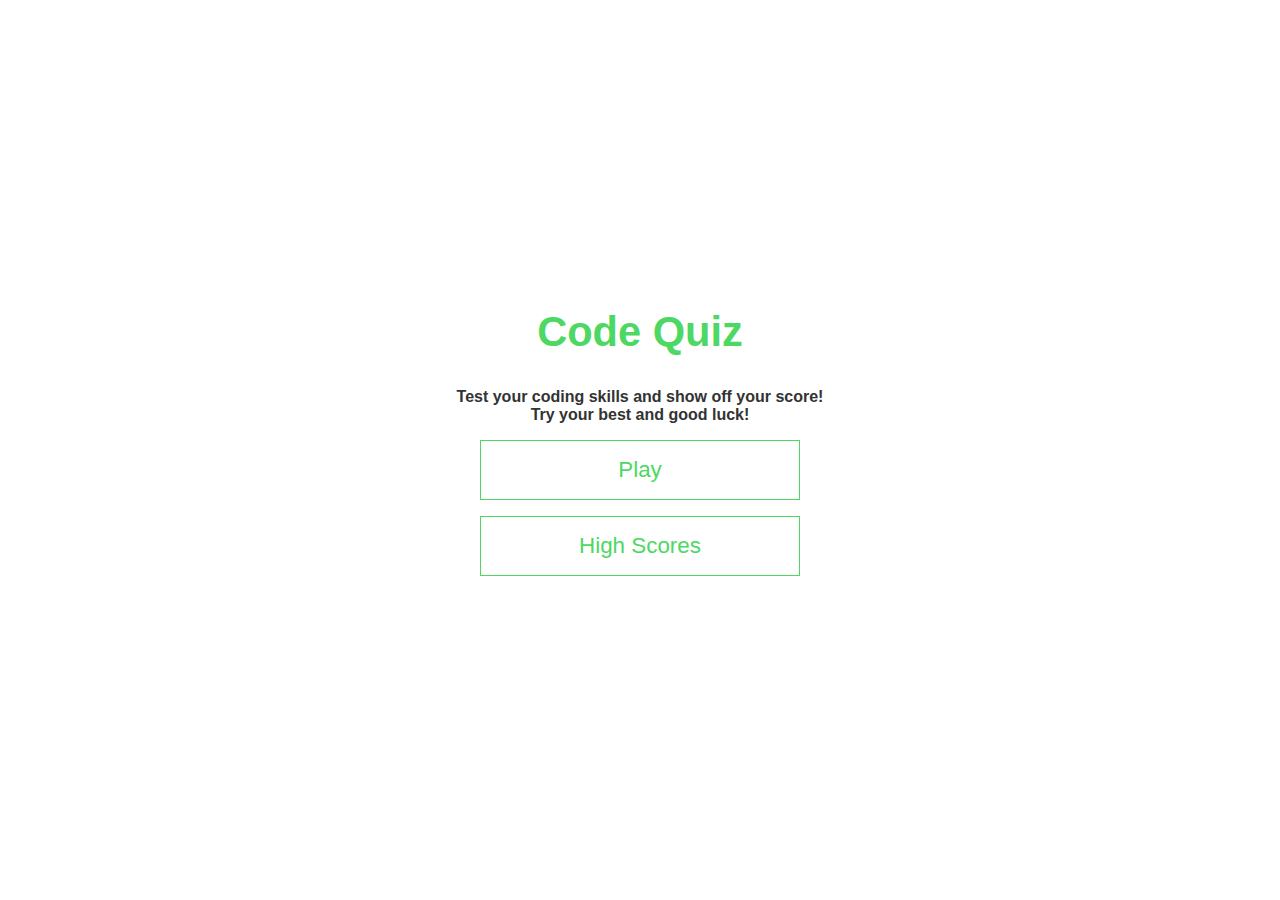
<file: index.html>
<!DOCTYPE html>
<html lang="en">
<head>
    <meta charset="UTF-8">
    <meta name="viewport" content="width=device-width, initial-scale=1.0">
    <title>Code Quiz</title>
    <link rel="stylesheet" href="style.css">
</head>
<body>
    <!-- flex container -->
    <div class="container"> 
        <!-- flex box with a vertical direction and centered -->
        <div id="home" class="flex-center flex-column">
            <h1>Code Quiz</h1>
            <h4>Test your coding skills and show off your score!<p>Try your best and good luck!</p></h4>
            <a class="btn" href="/code-quiz/assets/html/game.html">Play</a>
            <a class="btn" href="/code-quiz/assets/html/highscores.html">High Scores</a>
        </div>
    </div>
</body>
</html>
</file>
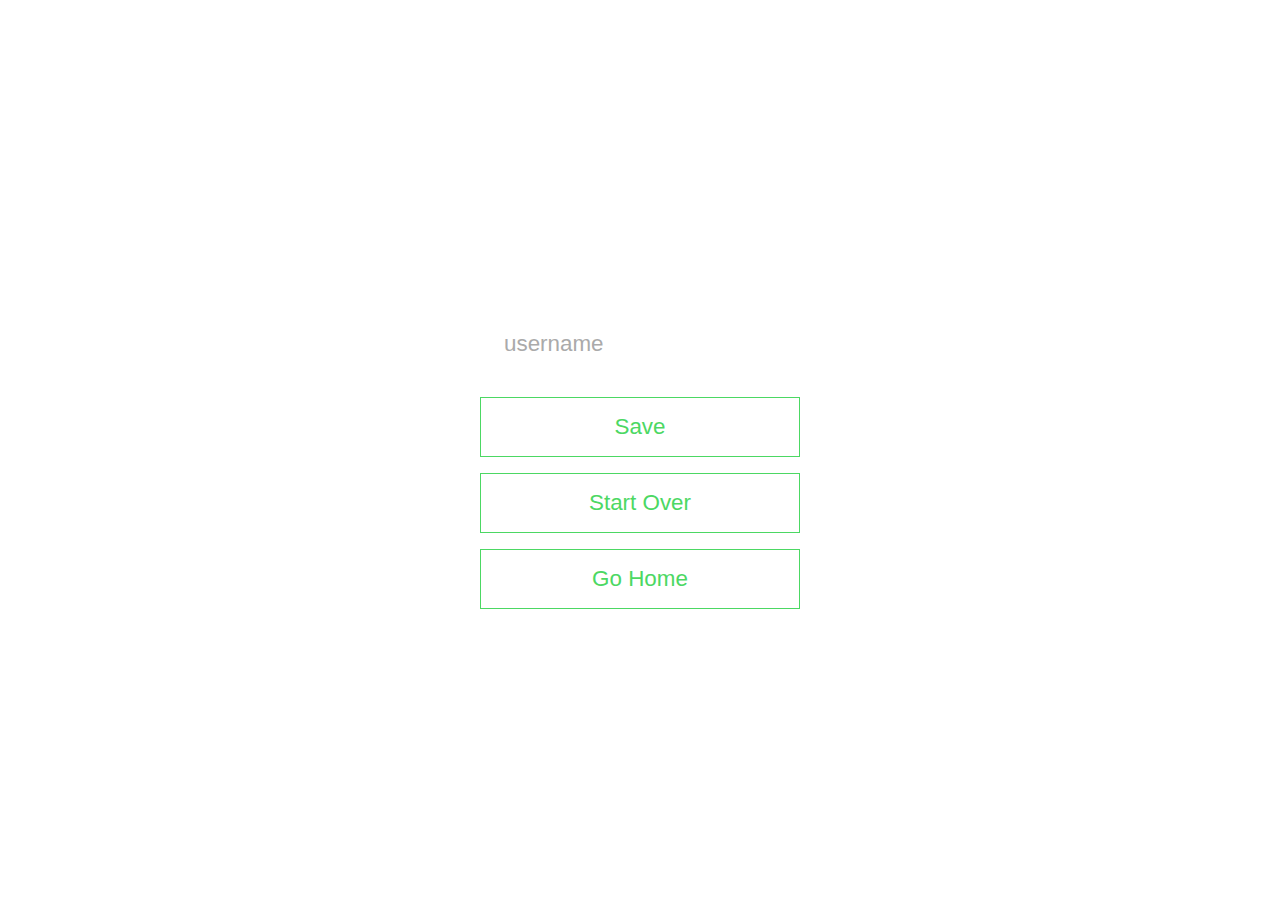
<file: end.html>
<!DOCTYPE html>
<html lang="en">
<head>
    <meta charset="UTF-8">
    <meta name="viewport" content="width=device-width, initial-scale=1.0">
    <title>Congratulations!</title>
    <link rel="stylesheet" href="style.css">
</head>
<body>
    <div class="container">
        <div id="end" class="flex-center flex-column">
            <h1 id="finalScore">0</h1>
            <form>
                <input 
                    type="text" 
                    name="username" 
                    id="username" 
                    placeholder="username"
                />
                <button 
                    type="submit" 
                    class="btn" 
                    id="saveScoreBtn" 
                    onclick="saveHighScore(event)"
                    disabled
                >
                    Save
                </button>
            </form>
            <a class="btn" href="game.html">Start Over</a>
            <a class="btn" href="index.html">Go Home</a>
        </div>
    </div>
    <script src="end.js"></script>
</body>
</html>
</file>
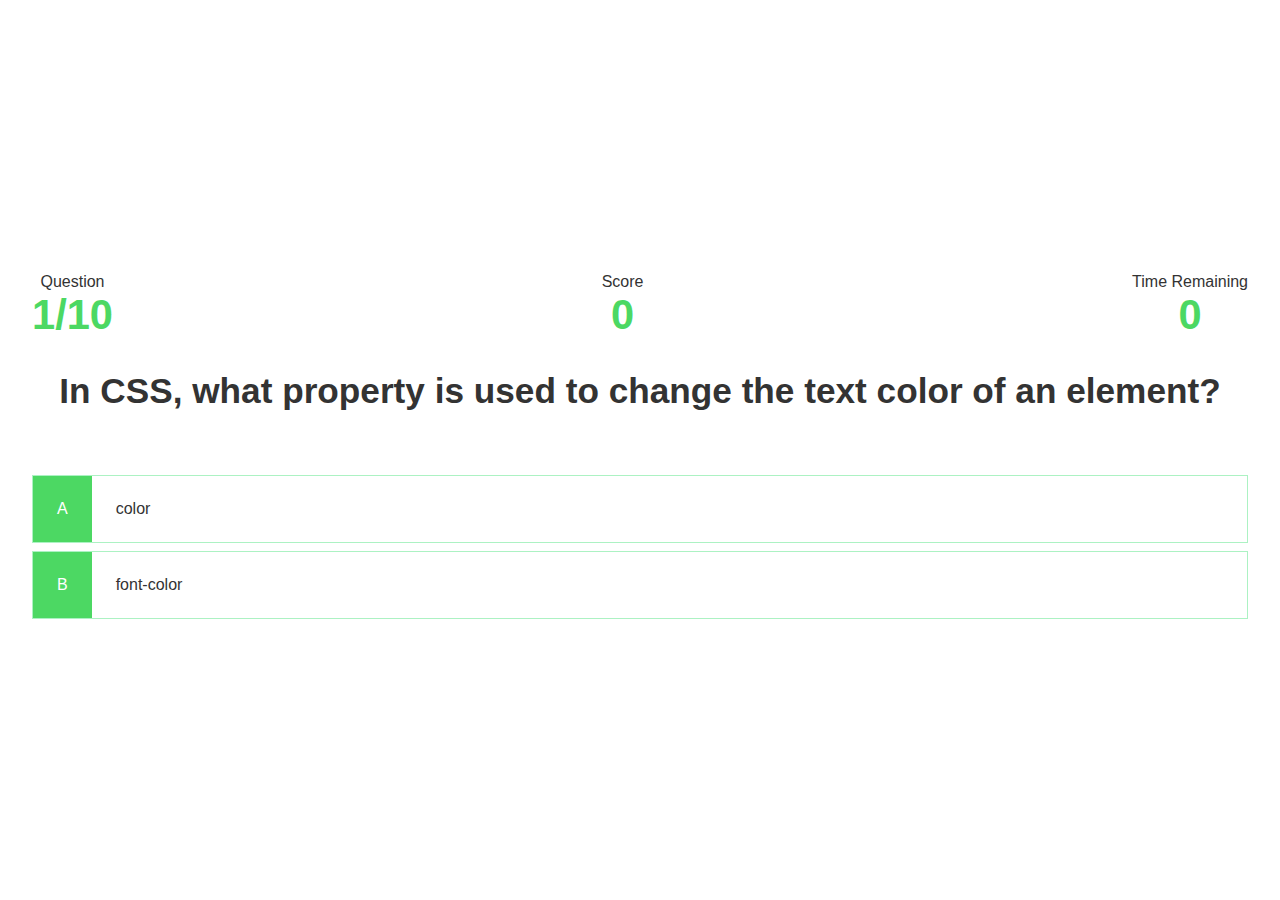
<file: game.html>
<!DOCTYPE html>
<html lang="en">
<head>
    <meta charset="UTF-8">
    <meta name="viewport" content="width=device-width, initial-scale=1.0">
    <title>Quick Quiz - Play</title>
    <link rel="stylesheet" href="style.css">
    <link rel="stylesheet" href="game.css">
</head>
<body>
    <div class="container">
        <div id="game" class="justify-center flex-column">
            <div id="hud">
                <div class="hud-item">
                    <!-- which question are you on -->
                    <p id="progressText" class="hud-prefix">
                        Question
                    </p>
                    <h1 class="hud-main-text" id="questionCounter">
                        0
                    </h1>
                </div>
                <div class="hud-item">
                    <!-- what score you have -->
                    <p class="hud-prefix">
                        Score
                    </p>
                    <h1 class="hud-main-text" id="score">
                       0
                    </h1>
                </div>      
                <div class="hud-item">
                    <!-- the TIMER countdown -->
                    <p class="hud-prefix">
                        Time Remaining
                    </p>
                    <h1 class="hud-main-text" id="timer">
                       0
                    </h1>
                </div>       
            </div>
            <h2 id="question">What is the answer to this question</h2>
            <div class="choice-container">
                <p class="choice-prefix">A</p>
                <p class="choice-text" data-number="1">Choice 1</p>
            </div>
            <div class="choice-container">
                <p class="choice-prefix">B</p>
                <p class="choice-text" data-number="2">Choice 2</p>
            </div>
        </div>
    </div>
    <script src="game.js"></script>
</body>
</html>
</file>
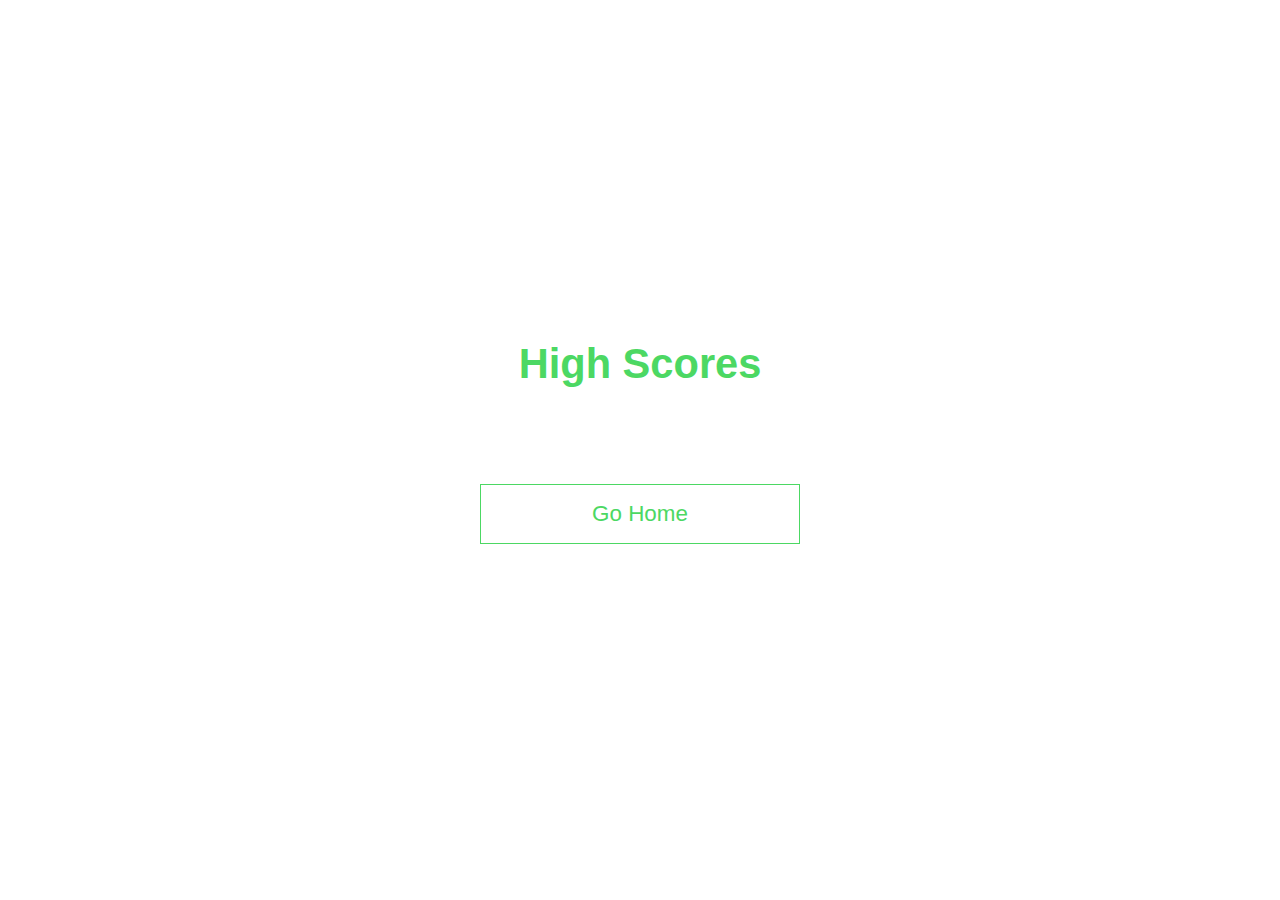
<file: highscores.html>
<!DOCTYPE html>
<html lang="en">
<head>
    <meta charset="UTF-8">
    <meta name="viewport" content="width=device-width, initial-scale=1.0">
    <title>High Scores</title>
    <link rel="stylesheet" href="style.css">
    <link rel="stylesheet" href="highscores.css">
</head>
<body>
    <div class="container">
        <div id="highScores" class="flex-center flex-column">
            <h1 id="finalScore">High Scores</h1>
            <ul id="highScoresList"></ul>
            <a class="btn" href="index.html">Go Home</a>
        </div>
    </div>
    <script src="highscores.js"></script>    
</body>
</html>
</file>
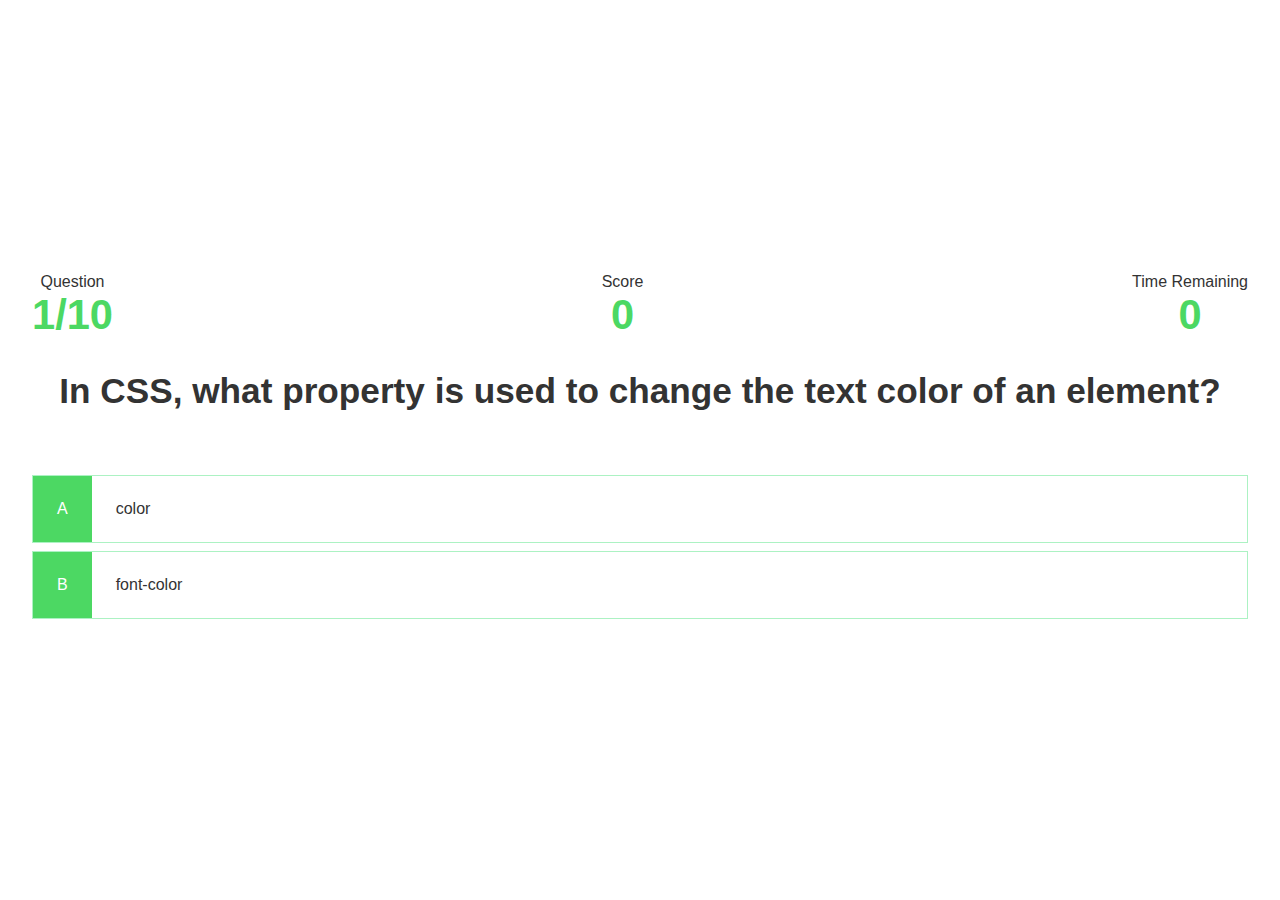
<file: assets/game.html>
<!DOCTYPE html>
<html lang="en">
<head>
    <meta charset="UTF-8">
    <meta name="viewport" content="width=device-width, initial-scale=1.0">
    <title>Quick Quiz - Play</title>
    <link rel="stylesheet" href="/style.css">
    <link rel="stylesheet" href="/assets/game.css">
</head>
<body>
    <div class="container">
        <div id="game" class="justify-center flex-column">
            <div id="hud">
                <div class="hud-item">
                    <!-- which question are you on -->
                    <p id="progressText" class="hud-prefix">
                        Question
                    </p>
                    <h1 class="hud-main-text" id="questionCounter">
                        0
                    </h1>
                </div>
                <div class="hud-item">
                    <!-- what score you have -->
                    <p class="hud-prefix">
                        Score
                    </p>
                    <h1 class="hud-main-text" id="score">
                       0
                    </h1>
                </div>      
                <div class="hud-item">
                    <!-- the TIMER countdown -->
                    <p class="hud-prefix">
                        Time Remaining
                    </p>
                    <h1 class="hud-main-text" id="timer">
                       0
                    </h1>
                </div>       
            </div>
            <h2 id="question">What is the answer to this question</h2>
            <div class="choice-container">
                <p class="choice-prefix">A</p>
                <p class="choice-text" data-number="1">Choice 1</p>
            </div>
            <div class="choice-container">
                <p class="choice-prefix">B</p>
                <p class="choice-text" data-number="2">Choice 2</p>
            </div>
        </div>
    </div>
    <script src="/assets/game.js"></script>
</body>
</html>
</file>
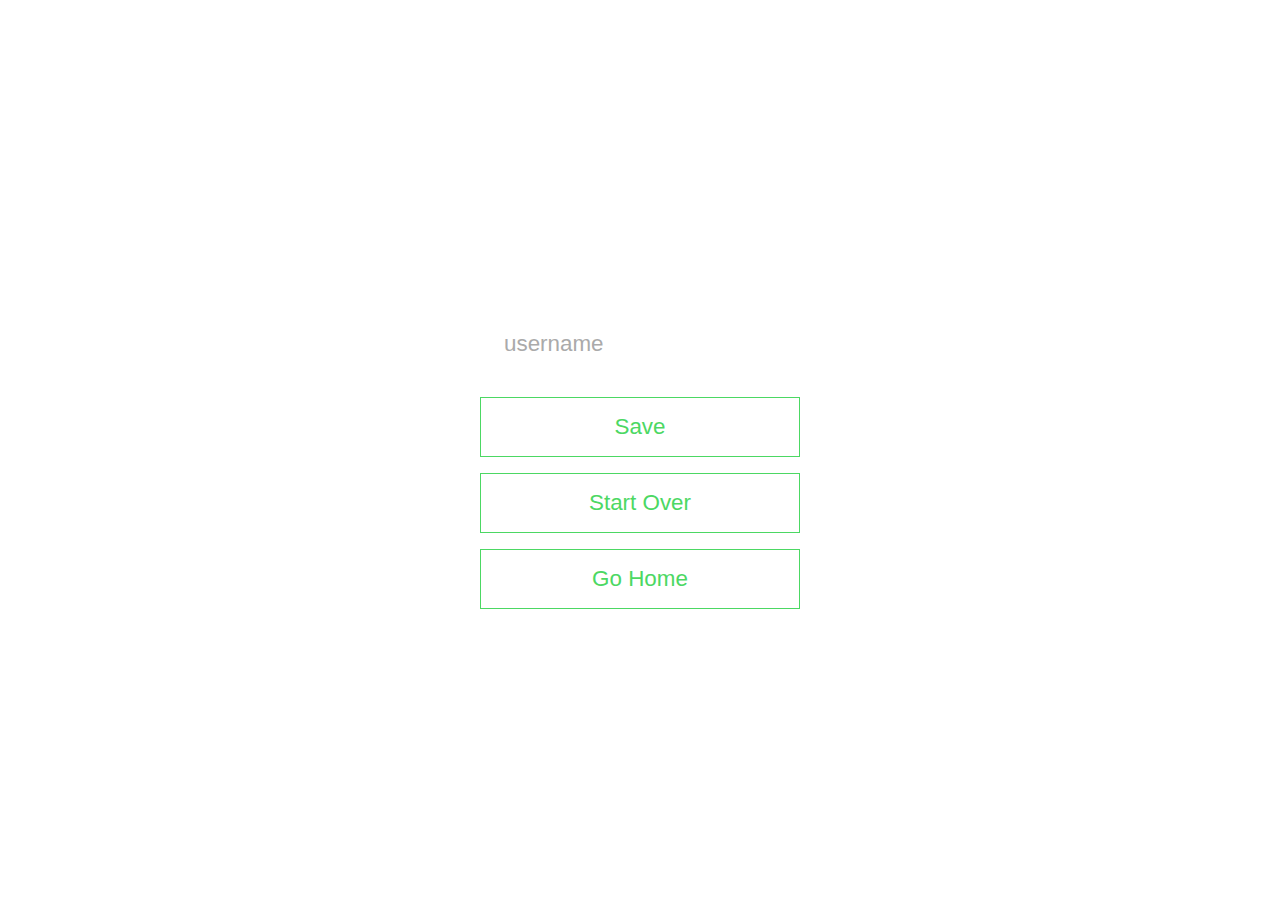
<file: assets/html/end.html>
<!DOCTYPE html>
<html lang="en">
<head>
    <meta charset="UTF-8">
    <meta name="viewport" content="width=device-width, initial-scale=1.0">
    <title>Congratulations!</title>
    <link rel="stylesheet" href="../css/style.css">
</head>
<body>
    <div class="container">
        <div id="end" class="flex-center flex-column">
            <h1 id="finalScore">0</h1>
            <form>
                <input 
                    type="text" 
                    name="username" 
                    id="username" 
                    placeholder="username"
                />
                <button 
                    type="submit" 
                    class="btn" 
                    id="saveScoreBtn" 
                    onclick="saveHighScore(event)"
                    disabled
                >
                    Save
                </button>
            </form>
            <a class="btn" href="../html/game.html">Start Over</a>
            <a class="btn" href="/code-quiz/index.html">Go Home</a>
        </div>
    </div>
    <script src="../javascript/end.js"></script>
</body>
</html>
</file>
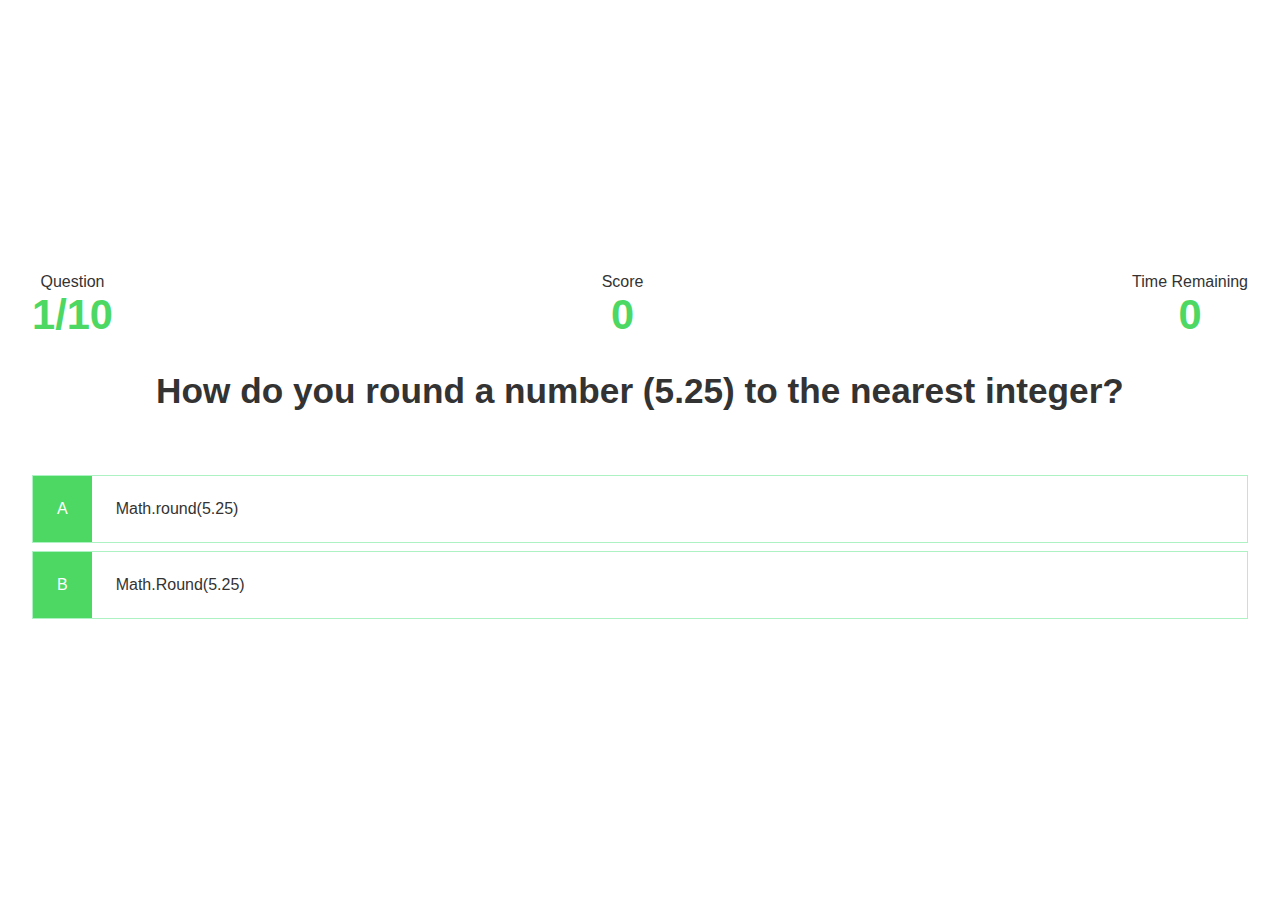
<file: assets/html/game.html>
<!DOCTYPE html>
<html lang="en">
<head>
    <meta charset="UTF-8">
    <meta name="viewport" content="width=device-width, initial-scale=1.0">
    <title>Quick Quiz - Play</title>
    <link rel="stylesheet" href="../css/game.css">
    <link rel="stylesheet" href="../css/style.css">
</head>
<body>
    <div class="container">
        <div id="game" class="justify-center flex-column">
            <div id="hud">
                <div class="hud-item">
                    <!-- which question are you on -->
                    <p id="progressText" class="hud-prefix">
                        Question
                    </p>
                    <h1 class="hud-main-text" id="questionCounter">
                        0
                    </h1>
                </div>
                <div class="hud-item">
                    <!-- what score you have -->
                    <p class="hud-prefix">
                        Score
                    </p>
                    <h1 class="hud-main-text" id="score">
                       0
                    </h1>
                </div>      
                <div class="hud-item">
                    <!-- the TIMER countdown -->
                    <p class="hud-prefix">
                        Time Remaining
                    </p>
                    <h1 class="hud-main-text" id="timer">
                       0
                    </h1>
                </div>       
            </div>
            <h2 id="question">What is the answer to this question</h2>
            <div class="choice-container">
                <p class="choice-prefix">A</p>
                <p class="choice-text" data-number="1">Choice 1</p>
            </div>
            <div class="choice-container">
                <p class="choice-prefix">B</p>
                <p class="choice-text" data-number="2">Choice 2</p>
            </div>
        </div>
    </div>
    <script src="../javascript/game.js"></script>
</body>
</html>
</file>
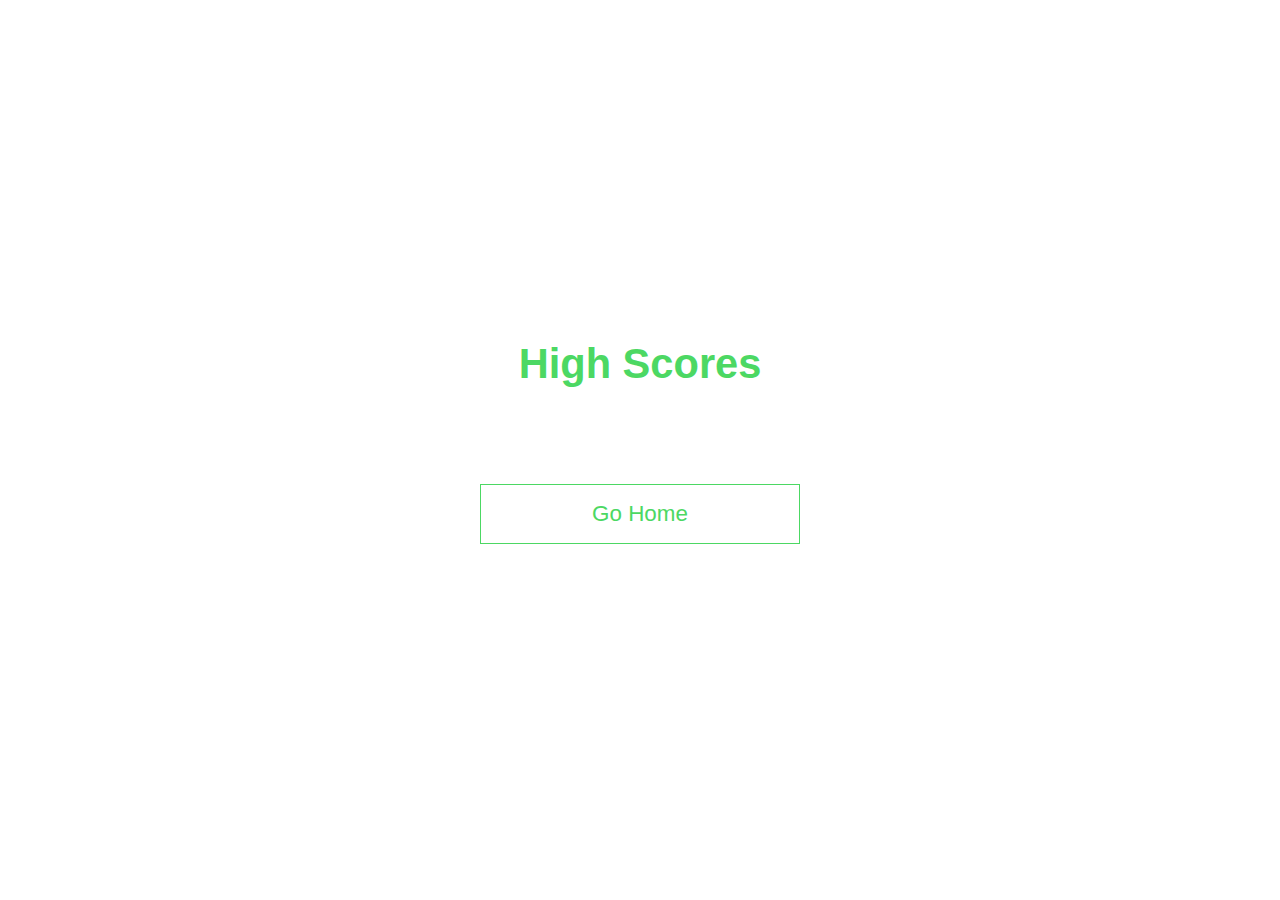
<file: assets/html/highscores.html>
<!DOCTYPE html>
<html lang="en">
<head>
    <meta charset="UTF-8">
    <meta name="viewport" content="width=device-width, initial-scale=1.0">
    <title>High Scores</title>
    <link rel="stylesheet" href="../css/highscores.css">
    <link rel="stylesheet" href="../css/style.css">
</head>
<body>
    <div class="container">
        <div id="highScores" class="flex-center flex-column">
            <h1 id="finalScore">High Scores</h1>
            <ul id="highScoresList"></ul>
            <a class="btn" href="/code-quiz/index.html">Go Home</a>
        </div>
    </div>
    <script src="../javascript/highscores.js"></script>    
</body>
</html>
</file>
<file: style.css>
root {
    background-color: #ecf5ff;
    font-size: 55%;
}

*{
    box-sizing: border-box;
    font-family: 'Lucida Sans', 'Lucida Sans Regular', 'Lucida Grande', 'Lucida Sans Unicode', Geneva, Verdana, sans-serif;
    margin: 0;
    padding: 0;
    color: #333;
}

h1,
h2,
h3,
h4 {
    margin-bottom: 1rem;
    text-align: center;
    font-size: 1rem;
}

h1 {
    font-size: 2.6rem;
    color: #4cd863;
    margin-bottom: 2rem;
}

h1 > span {
    font-size: 1.5rem;
    font-weight: 500;
}

h2 {
    font-size: 2.2rem;
    margin-bottom: 4rem;
    font-weight: 700;
}

h3 {
    font-size: 2rem;
    font-weight: 500;
}

/* utilities */

.container {
    width: 100vw;
    height: 100vh;
    display: flex;
    justify-content: center;
    align-items: center;
    max-width: 80rem;
    margin: 0 auto;
    padding: 2rem;
}

.container > * {
    width: 100%;
}

.flex-column {
    display: flex;
    flex-direction: column;
}

.flex-center {
    justify-content: center;
    align-items: center;
}

.justify-center {
    justify-content: center;
}

.text-center {
    text-align: center;
}

.hidden {
    display: none;
}

/* buttons */
.btn {
    font-size: 1.4rem;
    padding: 1rem 0;
    width: 20rem;
    text-align: center;
    border: 0.1rem solid #4cd863;
    margin-bottom: 1rem;
    text-decoration: none;
    color: #4cd863;
    background-color: white;
}

.btn:hover {
    cursor: pointer;
    box-shadow: 0 0.4rem 1.4rem 0 rgba(90, 230, 136, 0.5);
    transform: translateY(-0.1rem);
    transition: transform 150ms;
}

.btn[disabled]:hover {
    cursor: not-allowed;
    box-shadow: none;
    transform: none;
}

/* forms */
form {
    width: 100%;
    display: flex;
    flex-direction: column;
    align-items: center;
}

input {
    margin-bottom: 1rem;
    width: 20rem;
    padding: 1.5rem;
    font-size: 1.4rem;
    border: none;
    box-shadow: 0 0.1rem 1.4 rem 0 rgba(90, 230, 136, 0.5);
}

input::placeholder {
    color: #aaa;
}
</file>
<file: game.css>
.choice-container {
    display: flex;
    margin-bottom: 0.5rem;
    width: 100%;
    font-size: 1rem;
    border: 0.1rem solid rgb(90, 230, 136, 0.5);
    background-color: white;
}

.choice-container:hover {
    /* we can reuse this code to other style css for uniformed hover */
    cursor: pointer;
    box-shadow: 0 0.4rem 1.4rem 0 rgba(90, 230, 136, 0.5);
    transform: translateY(-0.1rem);
    transition: transform 150ms;
}

.choice-prefix {
    padding: 1.5rem;
    background-color: #4cd863;
    color: white;
}

.choice-text {
    padding: 1.5rem;
    width: 100%;
}

.correct {
    background-color: #28a745;
}

.incorrect {
    background-color: #dc3545;
}

/* HUD */
#hud {
    display: flex;
    justify-content: space-between;
}

.hud-prefix {
    text-align: center;
    font-size: 1.0rem;
}

.hud-main-text {
    text-align: center;
}
</file>
<file: highscores.css>
#highScoresList {
    list-style: none;
    padding-left: 0;
    margin-bottom: 4rem;
}
.high-score {
    font-size: 2rem;
    margin-bottom: 0.5rem;
}

.high-score:hover {
    transform: scale(1.025);
}
</file>
<file: assets/game.css>
.choice-container {
    display: flex;
    margin-bottom: 0.5rem;
    width: 100%;
    font-size: 1rem;
    border: 0.1rem solid rgb(90, 230, 136, 0.5);
    background-color: white;
}

.choice-container:hover {
    /* we can reuse this code to other style css for uniformed hover */
    cursor: pointer;
    box-shadow: 0 0.4rem 1.4rem 0 rgba(90, 230, 136, 0.5);
    transform: translateY(-0.1rem);
    transition: transform 150ms;
}

.choice-prefix {
    padding: 1.5rem;
    background-color: #4cd863;
    color: white;
}

.choice-text {
    padding: 1.5rem;
    width: 100%;
}

.correct {
    background-color: #28a745;
}

.incorrect {
    background-color: #dc3545;
}

/* HUD */
#hud {
    display: flex;
    justify-content: space-between;
}

.hud-prefix {
    text-align: center;
    font-size: 1.0rem;
}

.hud-main-text {
    text-align: center;
}
</file>
<file: assets/css/style.css>
root {
    background-color: #ecf5ff;
    font-size: 55%;
}

*{
    box-sizing: border-box;
    font-family: Arial, Helvetica, sans-serif;
    margin: 0;
    padding: 0;
    color: #333;
}

h1,
h2,
h3,
h4 {
    margin-bottom: 1rem;
    text-align: center;
    font-size: 1rem;
}

h1 {
    font-size: 2.6rem;
    color: #4cd863;
    margin-bottom: 2rem;
}

h1 > span {
    font-size: 1.5rem;
    font-weight: 500;
}

h2 {
    font-size: 2.2rem;
    margin-bottom: 4rem;
    font-weight: 700;
}

h3 {
    font-size: 2rem;
    font-weight: 500;
}

/* utilities */

.container {
    width: 100vw;
    height: 100vh;
    display: flex;
    justify-content: center;
    align-items: center;
    max-width: 80rem;
    margin: 0 auto;
    padding: 2rem;
}

.container > * {
    width: 100%;
}

.flex-column {
    display: flex;
    flex-direction: column;
}

.flex-center {
    justify-content: center;
    align-items: center;
}

.justify-center {
    justify-content: center;
}

.text-center {
    text-align: center;
}

.hidden {
    display: none;
}

/* buttons */
.btn {
    font-size: 1.4rem;
    padding: 1rem 0;
    width: 20rem;
    text-align: center;
    border: 0.1rem solid #4cd863;
    margin-bottom: 1rem;
    text-decoration: none;
    color: #4cd863;
    background-color: white;
}

.btn:hover {
    cursor: pointer;
    box-shadow: 0 0.4rem 1.4rem 0 rgba(90, 230, 136, 0.5);
    transform: translateY(-0.1rem);
    transition: transform 150ms;
}

.btn[disabled]:hover {
    cursor: not-allowed;
    box-shadow: none;
    transform: none;
}

/* forms */
form {
    width: 100%;
    display: flex;
    flex-direction: column;
    align-items: center;
}

input {
    margin-bottom: 1rem;
    width: 20rem;
    padding: 1.5rem;
    font-size: 1.4rem;
    border: none;
    box-shadow: 0 0.1rem 1.4 rem 0 rgba(90, 230, 136, 0.5);
}

input::placeholder {
    color: #aaa;
}
</file>
<file: assets/css/game.css>
.choice-container {
    display: flex;
    margin-bottom: 0.5rem;
    width: 100%;
    font-size: 1rem;
    border: 0.1rem solid rgb(90, 230, 136, 0.5);
    background-color: white;
}

.choice-container:hover {
    /* we can reuse this code to other style css for uniformed hover */
    cursor: pointer;
    box-shadow: 0 0.4rem 1.4rem 0 rgba(90, 230, 136, 0.5);
    transform: translateY(-0.1rem);
    transition: transform 150ms;
}

.choice-prefix {
    padding: 1.5rem;
    background-color: #4cd863;
    color: white;
}

.choice-text {
    padding: 1.5rem;
    width: 100%;
}

.correct {
    background-color: #28a745;
}

.incorrect {
    background-color: #dc3545;
}

/* HUD */
#hud {
    display: flex;
    justify-content: space-between;
}

.hud-prefix {
    text-align: center;
    font-size: 1.0rem;
}

.hud-main-text {
    text-align: center;
}
</file>
<file: assets/css/highscores.css>
#highScoresList {
    list-style: none;
    padding-left: 0;
    margin-bottom: 4rem;
}
.high-score {
    font-size: 2rem;
    margin-bottom: 0.5rem;
}

.high-score:hover {
    transform: scale(1.025);
}
</file>
